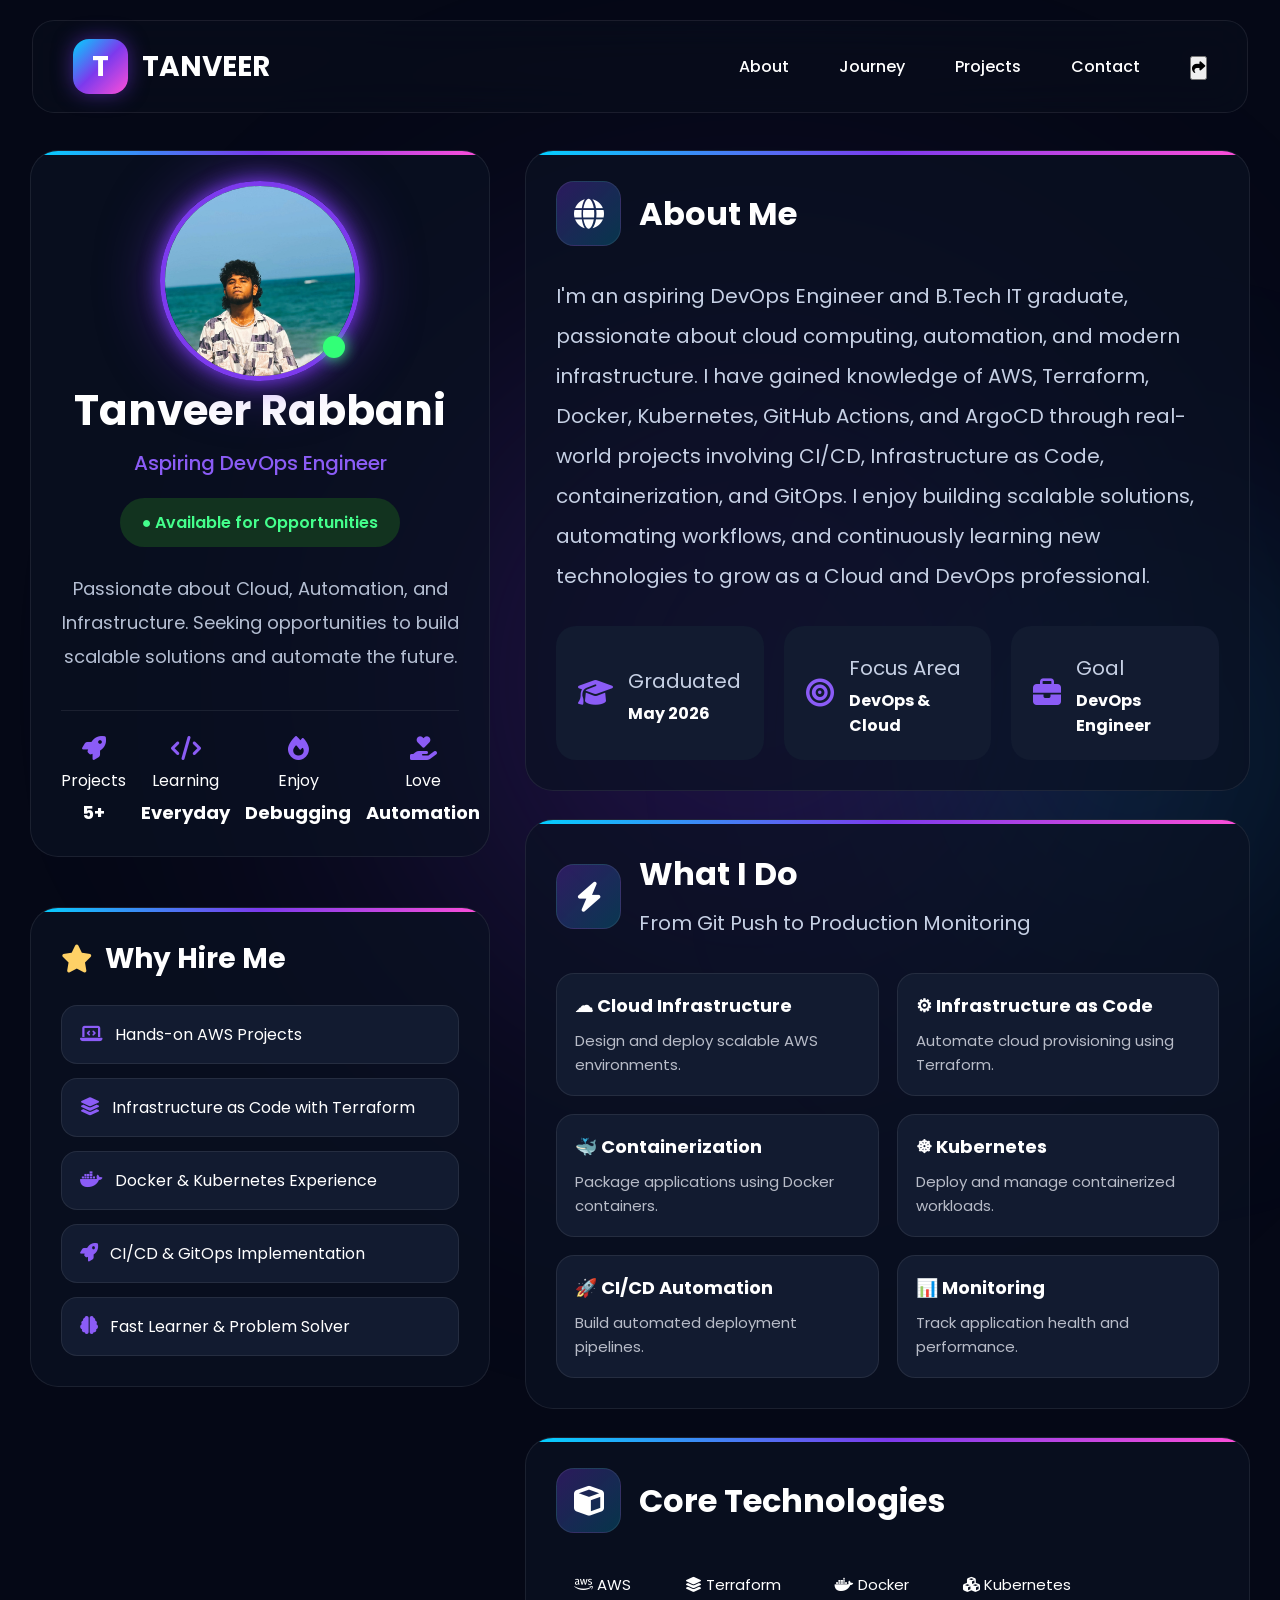
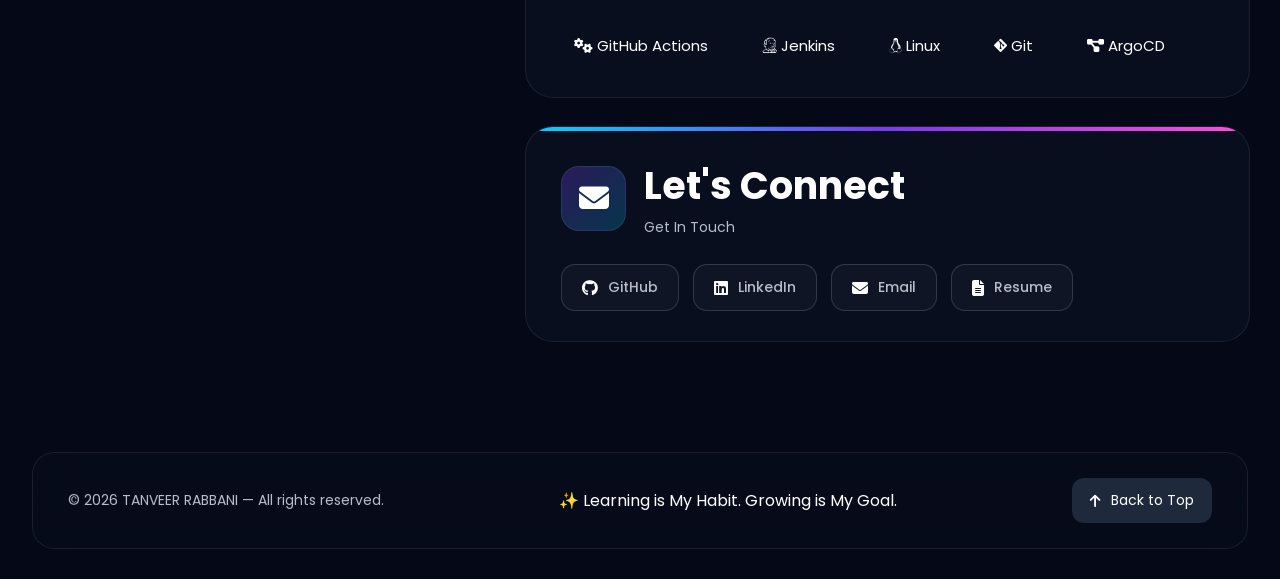
<file: index.html>
<!DOCTYPE html>
<html lang="en">
<head>
<meta charset="UTF-8">
<meta name="viewport" content="width=device-width, initial-scale=1.0">

<title>Tanveer Rabbani | Portfolio</title>

<link rel="icon" type="image/png" href="favicon.png">
<link rel="shortcut icon" type="image/png" href="favicon.png">
<link rel="apple-touch-icon" href="favicon.png">


<link rel="stylesheet" href="style.css">

<link href="https://fonts.googleapis.com/css2?family=Poppins:wght@300;400;500;600;700;800&display=swap" rel="stylesheet">

<link rel="stylesheet"
href="https://cdnjs.cloudflare.com/ajax/libs/font-awesome/6.5.1/css/all.min.css">

</head>
<body>

<!-- NAVBAR -->

<nav class="navbar">

<div class="logo">

<div class="logo-icon">
T
</div>

<span>TANVEER</span>

</div>

<ul>
<li><a href="index.html">About</a></li>
<li><a href="journey.html">Journey</a></li>
<li><a href="projects.html">Projects</a></li>
<li><a href="contact.html">Contact</a></li>
<li>
<button id="shareBtn">
<i class="fas fa-share"></i>
</button>
</li>
</ul>

</nav>

<!-- HERO SECTION -->

<section class="hero">

<!-- LEFT CARD -->

<div class="left-side">

<div class="profile-card">

<div class="gradient-line"></div>

<div class="profile-wrapper">

<img src="assets/profile.jpg" alt="Tanveer">

<div class="online-dot"></div>

</div>

<h1 class="typing-name"></h1>

<h3 class="subtitle">
Aspiring DevOps Engineer
</h3>

<span class="badge">
● Available for Opportunities
</span>

<p class="profile-desc">
Passionate about Cloud, Automation, and Infrastructure. Seeking opportunities to build scalable solutions and automate the future.

</p>

<div class="mini-stats">

<div>
<i class="fas fa-rocket"></i>
<p>Projects</p>
<h4>5+</h4>
</div>

<div>
<i class="fas fa-code"></i>
<p>Learning</p>
<h4>Everyday</h4>
</div>

<div>
<i class="fas fa-fire"></i>
<p>Enjoy</p>
<h4>Debugging</h4>
</div>

<div>
<i class="fas fa-hand-holding-heart"></i>
<p>Love</p>
<h4>Automation</h4>
</div>

</div>


</div>


<!-- Separate Card -->

<div class="hire-card-box">

    <div class="gradient-line"></div>

    <h3>
        <i class="fas fa-star"></i>
        Why Hire Me
    </h3>

    <div class="hire-points">

        <div class="hire-item">
            <i class="fas fa-laptop-code"></i>
            <span>Hands-on AWS Projects</span>
        </div>

        <div class="hire-item">
            <i class="fas fa-layer-group"></i>
            <span>Infrastructure as Code with Terraform</span>
        </div>

        <div class="hire-item">
            <i class="fab fa-docker"></i>
            <span>Docker & Kubernetes Experience</span>
        </div>

        <div class="hire-item">
            <i class="fas fa-rocket"></i>
            <span>CI/CD & GitOps Implementation</span>
        </div>

        <div class="hire-item">
            <i class="fas fa-brain"></i>
            <span>Fast Learner & Problem Solver</span>
        </div>

    </div>

</div>

</div>


<!-- RIGHT SIDE -->

<div class="right-side">

<!-- ABOUT -->

<div class="card">

<div class="gradient-line"></div>

<div class="card-title">

<div class="icon-box">
<i class="fas fa-globe"></i>
</div>

<h2>About Me</h2>

</div>

<p>
I'm an aspiring DevOps Engineer and B.Tech IT graduate, passionate about cloud computing, automation, and modern infrastructure. I have gained knowledge of AWS, Terraform, Docker, Kubernetes, GitHub Actions, and ArgoCD through real-world projects involving CI/CD, Infrastructure as Code, containerization, and GitOps. I enjoy building scalable solutions, automating workflows, and continuously learning new technologies to grow as a Cloud and DevOps professional.

</p>

<div class="info-grid">

<div class="info-box">

<i class="fas fa-graduation-cap"></i>

<div>
<p>Graduated</p>
<h4>May 2026</h4>
</div>

</div>

<div class="info-box">

<i class="fas fa-bullseye"></i>

<div>
<p>Focus Area</p>
<h4>DevOps & Cloud</h4>
</div>

</div>

<div class="info-box">

<i class="fas fa-briefcase"></i>

<div>
<p>Goal</p>
<h4>DevOps Engineer</h4>
</div>

</div>

</div>

</div>

<div class="card services-card">

    <div class="gradient-line"></div>

    <div class="card-title">

        <div class="icon-box">
            <i class="fas fa-bolt"></i>
        </div>

        <div>
            <h2>What I Do</h2>

            <p class="service-tagline">
                From Git Push to Production Monitoring
            </p>
        </div>

    </div>

    <div class="services-grid">

        <div class="service-box">
            <h4>☁ Cloud Infrastructure</h4>
            <p>Design and deploy scalable AWS environments.</p>
        </div>

        <div class="service-box">
            <h4>⚙ Infrastructure as Code</h4>
            <p>Automate cloud provisioning using Terraform.</p>
        </div>

        <div class="service-box">
            <h4>🐳 Containerization</h4>
            <p>Package applications using Docker containers.</p>
        </div>

        <div class="service-box">
            <h4>☸ Kubernetes</h4>
            <p>Deploy and manage containerized workloads.</p>
        </div>

          

        <div class="service-box">
            <h4>🚀 CI/CD Automation</h4>
            <p>Build automated deployment pipelines.</p>
        </div>

        <div class="service-box">
            <h4>📊 Monitoring</h4>
            <p>Track application health and performance.</p>
        </div>

    </div>

</div>

<!-- TECHNOLOGIES -->

<div class="card">

<div class="gradient-line"></div>

<div class="card-title">

<div class="icon-box">
<i class="fas fa-cube"></i>
</div>


<h2>Core Technologies</h2>

</div>

<div class="skills">

<span><i class="fab fa-aws"></i> AWS</span>

<span><i class="fas fa-layer-group"></i> Terraform</span>

<span><i class="fab fa-docker"></i> Docker</span>

<span><i class="fas fa-cubes"></i> Kubernetes</span>

<span><i class="fas fa-cogs"></i> GitHub Actions</span>

<span><i class="fab fa-jenkins"></i> Jenkins</span>

<span><i class="fab fa-linux"></i> Linux</span>

<span><i class="fab fa-git-alt"></i> Git</span>

<span><i class="fas fa-project-diagram"></i> ArgoCD</span>


</div>

</div>

<div class="card connect-card">

<div class="gradient-line"></div>

<div class="card-title">

<div class="icon-box">
<i class="fas fa-envelope"></i>
</div>

<div>
<h2>Let's Connect</h2>
<span>Get In Touch</span>
</div>

</div>

<div class="connect-buttons">

<a href="https://github.com/tanveerrabbani5" target="_blank">
<i class="fab fa-github"></i>
<span>GitHub</span>
</a>

<a href="https://www.linkedin.com/in/tanveer-rabbani-a-870729362/" target="_blank">
<i class="fab fa-linkedin"></i>
<span>LinkedIn</span>
</a>

<a href="mailto:tnvrrabbanijob@gmail.com">
<i class="fas fa-envelope"></i>
<span>Email</span>
</a>

<a href="assets/resume.pdf" target="_blank">
<i class="fas fa-file-alt"></i>
<span>Resume</span>
</a>


</div>

</div>

</div>

</section>



<footer class="footer-box">

    <div class="footer-left">
        © 2026 TANVEER RABBANI — All rights reserved.
    </div>

   <!-- <div class="footer-links">
        <a href="#about">About</a>
        <a href="#journey">Journey</a>
        <a href="#projects">Projects</a>
        <a href="#contact">Contact</a>
    </div>-->

    <p class="quote">
    
    ✨ Learning is My Habit. Growing is My Goal.
</p>

    <button id="backToTop" class="back-top">
        <i class="fas fa-arrow-up"></i>
        Back to Top
    </button>

</footer>

<script src="script.js"></script>

</body>
</html>
</file>
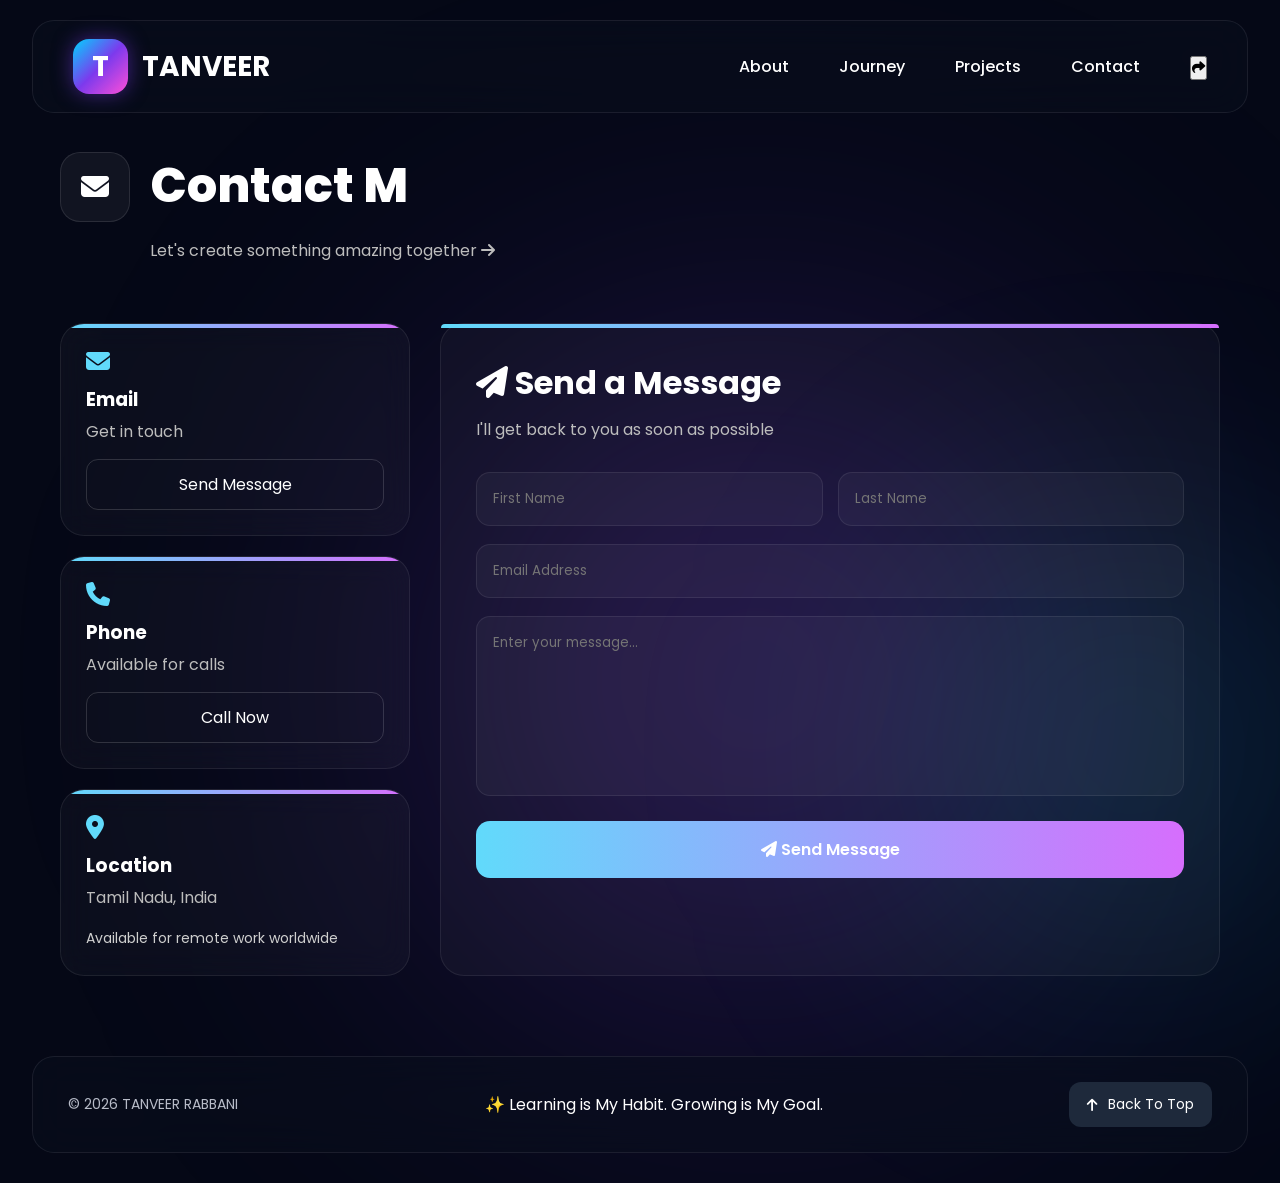
<file: contact.html>
<!DOCTYPE html>
<html lang="en">

<head>

<meta charset="UTF-8">
<meta name="viewport" content="width=device-width, initial-scale=1.0">

<title>Tanveer Rabbani | Contact</title>

<link rel="icon" type="image/png" href="favicon.png">
<link rel="shortcut icon" type="image/png" href="favicon.png">
<link rel="apple-touch-icon" href="favicon.png">


<link rel="stylesheet" href="style.css">

<link href="https://fonts.googleapis.com/css2?family=Poppins:wght@300;400;500;600;700;800&display=swap" rel="stylesheet">

<link rel="stylesheet"
href="https://cdnjs.cloudflare.com/ajax/libs/font-awesome/6.5.1/css/all.min.css">

</head>

<body>

<nav class="navbar">

<div class="logo">

<div class="logo-icon">
T
</div>

<span>TANVEER</span>

</div>

<ul>

<li><a href="index.html">About</a></li>
<li><a href="journey.html">Journey</a></li>
<li><a href="projects.html">Projects</a></li>
<li><a href="contact.html">Contact</a></li>

<li>

<button id="shareBtn">

<i class="fas fa-share"></i>

</button>

</li>

</ul>

</nav>

<section class="contact-header">

<div class="contact-heading">

<div class="contact-icon">

<i class="fas fa-envelope"></i>

</div>

<div>

<h1 class="typing-contact"></h1>

<p>
Let's create something amazing together
<i class="fas fa-arrow-right"></i>
</p>

</div>

</div>

</section>

<section class="contact-wrapper">

<div class="contact-left">

<div class="contact-card email-card">

<i class="fas fa-envelope"></i>

<h3>Email</h3>

<p>Get in touch</p>

<a href="mailto:tnvrrabbanijob@gmail.com">
Send Message
</a>

</div>

<div class="contact-card phone-card">

<i class="fas fa-phone"></i>

<h3>Phone</h3>

<p>Available for calls</p>

<a href="tel:+919159986509">
Call Now
</a>

</div>

<div class="contact-card location-card">

<i class="fas fa-location-dot"></i>

<h3>Location</h3>

<p>Tamil Nadu, India</p>

<span>
Available for remote work worldwide
</span>

</div>

</div>

<div class="contact-form-card">

<div class="top-line"></div>

<h2>

<i class="fas fa-paper-plane"></i>

Send a Message

</h2>

<p>
I'll get back to you as soon as possible
</p>

<form>

<div class="row">

<input
type="text"
placeholder="First Name"
required
>

<input
type="text"
placeholder="Last Name"
required
>

</div>

<input
type="email"
placeholder="Email Address"
required
>

<textarea
placeholder="Enter your message..."
required
></textarea>

<button type="submit">

<i class="fas fa-paper-plane"></i>

Send Message

</button>

</form>

</div>

</section>

<footer class="footer-box">

<div class="footer-left">

© 2026 TANVEER RABBANI

</div>

<p class="quote">

✨ Learning is My Habit. Growing is My Goal.

</p>

<button id="backToTop" class="back-top">

<i class="fas fa-arrow-up"></i>

Back To Top

</button>

</footer>

<script src="contact.js"></script>

</body>

</html>
</file>
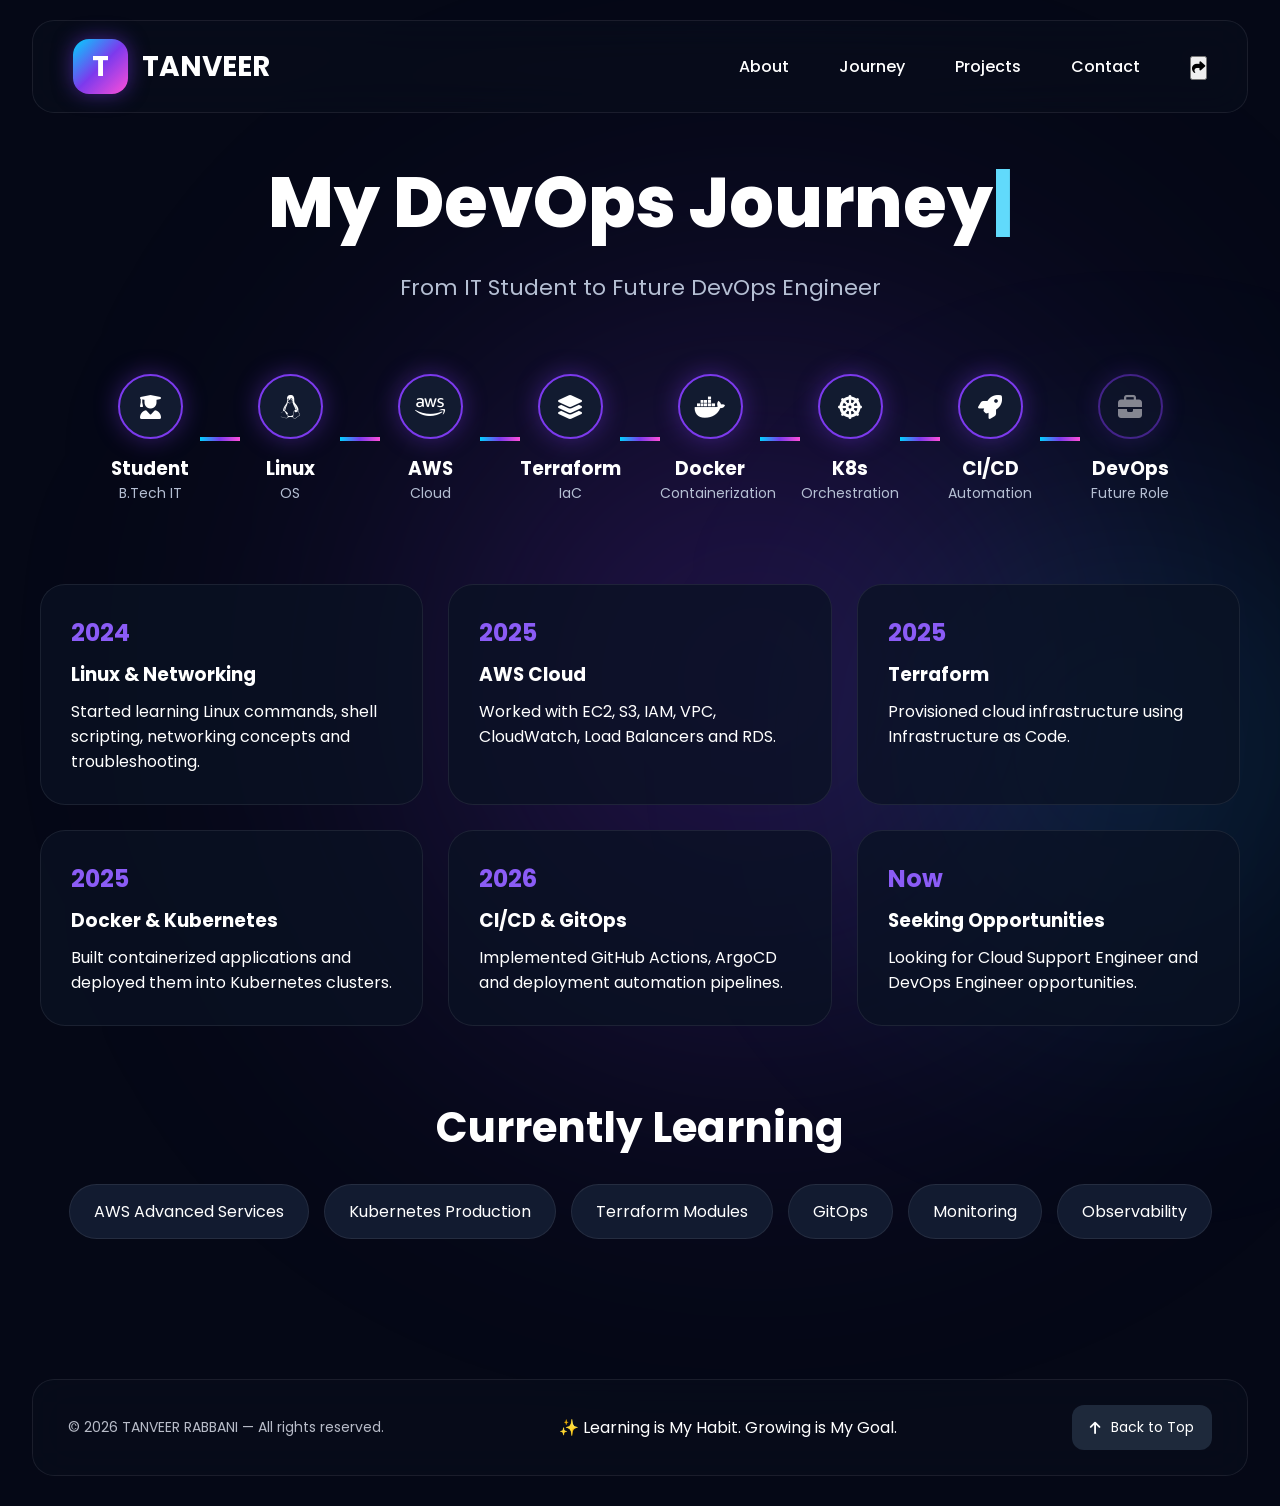
<file: journey.html>
<!DOCTYPE html>
<html lang="en">
<head>
<meta charset="UTF-8">
<meta name="viewport" content="width=device-width, initial-scale=1.0">

<title>Tanveer Rabbani | Journey</title>

<link rel="icon" type="image/png" href="favicon.png">
<link rel="shortcut icon" type="image/png" href="favicon.png">
<link rel="apple-touch-icon" href="favicon.png">

<link rel="stylesheet" href="style.css">

<link href="https://fonts.googleapis.com/css2?family=Poppins:wght@300;400;500;600;700;800&display=swap" rel="stylesheet">

<link rel="stylesheet"
href="https://cdnjs.cloudflare.com/ajax/libs/font-awesome/6.5.1/css/all.min.css">

</head>
<body>

<nav class="navbar">

<div class="logo">
<div class="logo-icon">T</div>
<span>TANVEER</span>
</div>

<ul>
<li><a href="index.html">About</a></li>
<li><a href="journey.html">Journey</a></li>
<li><a href="projects.html">Projects</a></li>
<li><a href="contact.html">Contact</a></li>
<li>
<button id="shareBtn">
<i class="fas fa-share"></i>
</button>
</li>
</ul>

</nav>

<section class="journey-page">

<div class="journey-header">

<h1 class="typing-journey"></h1>

<p>
From IT Student to Future DevOps Engineer
</p>

</div>

<div class="roadmap">

<div class="roadmap-step active">
<div class="step-icon">
<i class="fas fa-user-graduate"></i>
</div>
<h3>Student</h3>
<p>B.Tech IT</p>
</div>

<div class="roadmap-line"></div>

<div class="roadmap-step active">
<div class="step-icon">
<i class="fab fa-linux"></i>
</div>
<h3>Linux</h3>
<p>OS</p>
</div>

<div class="roadmap-line"></div>

<div class="roadmap-step active">
<div class="step-icon">
<i class="fab fa-aws"></i>
</div>
<h3>AWS</h3>
<p>Cloud</p>
</div>

<div class="roadmap-line"></div>

<div class="roadmap-step active">
<div class="step-icon">
<i class="fas fa-layer-group"></i>
</div>
<h3>Terraform</h3>
<p>IaC</p>
</div>

<div class="roadmap-line"></div>

<div class="roadmap-step active">
<div class="step-icon">
<i class="fab fa-docker"></i>
</div>
<h3>Docker</h3>
<p>Containerization</p>
</div>

<div class="roadmap-line"></div>

<div class="roadmap-step active">
<div class="step-icon">
<i class="fas fa-dharmachakra"></i>
</div>
<h3>K8s</h3>
<p>Orchestration</p>
</div>

<div class="roadmap-line"></div>

<div class="roadmap-step active">
<div class="step-icon">
<i class="fas fa-rocket"></i>
</div>
<h3>CI/CD</h3>
<p>Automation</p>
</div>

<div class="roadmap-line"></div>

<div class="roadmap-step future">
<div class="step-icon">
<i class="fas fa-briefcase"></i>
</div>
<h3>DevOps</h3>
<p>Future Role</p>
</div>

</div>

<div class="journey-cards">

<div class="journey-card">
<h2>2024</h2>
<h3>Linux & Networking</h3>

<p>
Started learning Linux commands, shell scripting,
networking concepts and troubleshooting.
</p>
</div>

<div class="journey-card">
<h2>2025</h2>
<h3>AWS Cloud</h3>
<p>
Worked with EC2, S3, IAM, VPC, CloudWatch,
Load Balancers and RDS.
</p>
</div>

<div class="journey-card">
<h2>2025</h2>
<h3>Terraform</h3>
<p>
Provisioned cloud infrastructure using
Infrastructure as Code.
</p>
</div>

<div class="journey-card">
<h2>2025</h2>
<h3>Docker & Kubernetes</h3>
<p>
Built containerized applications and deployed
them into Kubernetes clusters.
</p>
</div>

<div class="journey-card">
<h2>2026</h2>
<h3>CI/CD & GitOps</h3>
<p>
Implemented GitHub Actions, ArgoCD and
deployment automation pipelines.
</p>
</div>

<div class="journey-card">
<h2>Now</h2>
<h3>Seeking Opportunities</h3>
<p>
Looking for Cloud Support Engineer and
DevOps Engineer opportunities.
</p>
</div>

</div>

<div class="learning-section">

<h2>Currently Learning</h2>

<div class="learning-tags">

<span>AWS Advanced Services</span>

<span>Kubernetes Production</span>

<span>Terraform Modules</span>

<span>GitOps</span>

<span>Monitoring</span>

<span>Observability</span>

</div>

</div>

</section>


<footer class="footer-box">

    <div class="footer-left">
        © 2026 TANVEER RABBANI — All rights reserved.
    </div>

   <!-- <div class="footer-links">
        <a href="#about">About</a>
        <a href="#journey">Journey</a>
        <a href="#projects">Projects</a>
        <a href="#contact">Contact</a>
    </div>-->

    <p class="quote">
    
    ✨ Learning is My Habit. Growing is My Goal.
</p>

    <button id="backToTop" class="back-top">
        <i class="fas fa-arrow-up"></i>
        Back to Top
    </button>

</footer>

<script src="script.js"></script>

</body>
</html>
</file>
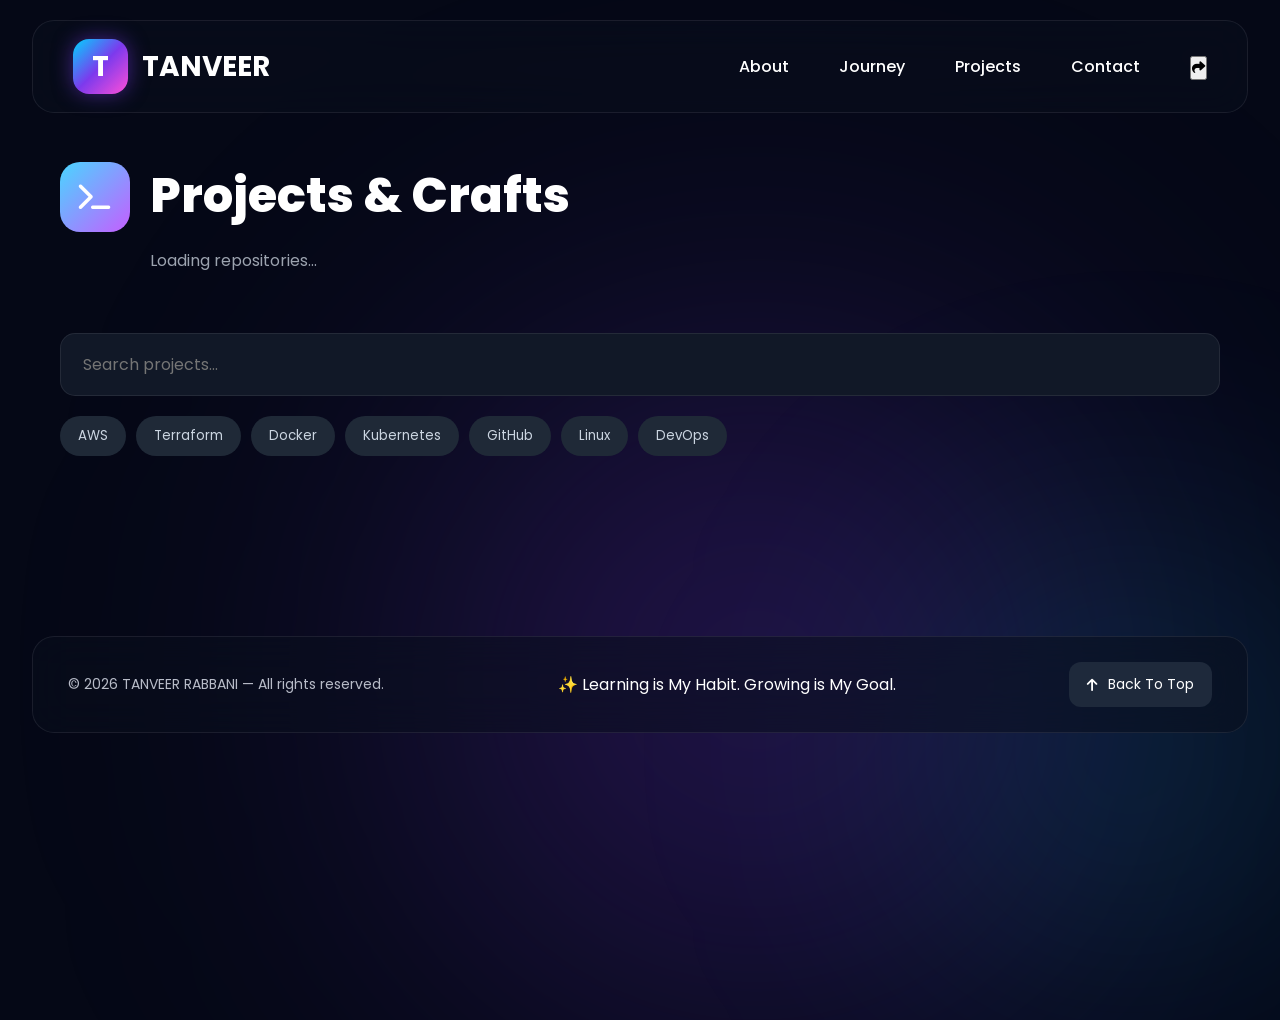
<file: projects.html>
<!DOCTYPE html>
<html lang="en">

<head>

<meta charset="UTF-8">
<meta name="viewport" content="width=device-width, initial-scale=1.0">

<title>Tanveer Rabbani | Projects</title>

<link rel="icon" type="image/png" href="favicon.png">
<link rel="shortcut icon" type="image/png" href="favicon.png">
<link rel="apple-touch-icon" href="favicon.png">

<link rel="stylesheet" href="style.css">

<link href="https://fonts.googleapis.com/css2?family=Poppins:wght@300;400;500;600;700;800&display=swap" rel="stylesheet">

<link rel="stylesheet"
href="https://cdnjs.cloudflare.com/ajax/libs/font-awesome/6.5.1/css/all.min.css">

</head>

<body>

<!-- NAVBAR -->

<nav class="navbar">

<div class="logo">
<div class="logo-icon">T</div>
<span>TANVEER</span>
</div>

<ul>
<li><a href="index.html">About</a></li>
<li><a href="journey.html">Journey</a></li>
<li><a href="projects.html">Projects</a></li>
<li><a href="contact.html">Contact</a></li>

<li>
<button id="shareBtn">
<i class="fas fa-share"></i>
</button>
</li>

</ul>

</nav>

<!-- HEADER -->

<section class="projects-header">

<div class="projects-title">

<div class="title-icon">
<i class="fas fa-terminal"></i>
</div>

<div>
<h1 class="typing-projects"></h1>
<p id="repoCount">Loading repositories...</p>
</div>

</div>

</section>

<!-- SEARCH -->

<section class="search-section">

<input
type="text"
id="searchInput"
placeholder="Search projects..."
>

</section>

<!-- FILTERS -->

<section class="filter-section">

<button class="filter-btn">AWS</button>
<button class="filter-btn">Terraform</button>
<button class="filter-btn">Docker</button>
<button class="filter-btn">Kubernetes</button>
<button class="filter-btn">GitHub</button>
<button class="filter-btn">Linux</button>
<button class="filter-btn">DevOps</button>

</section>

<!-- REPOSITORIES -->

<section class="repo-section">

<div id="repoGrid" class="repo-grid"></div>

</section>

<div id="pagination" class="pagination"></div>

<footer class="footer-box">

<div class="footer-left">
© 2026 TANVEER RABBANI — All rights reserved.
</div>

<p class="quote">
✨ Learning is My Habit. Growing is My Goal.
</p>

<button id="backToTop" class="back-top">
<i class="fas fa-arrow-up"></i>
Back To Top
</button>

</footer>

<script src="projects.js"></script>

</body>

</html>
</file>
<file: style.css>
*{
margin:0;
padding:0;
box-sizing:border-box;
font-family:'Poppins',sans-serif;
scroll-behavior:smooth;
}

body{
background:#050816;
color:white;
overflow-x:hidden;
min-height:100vh;
}

/* Background Glow */

body::before{
content:'';
position:fixed;
width:1000px;
height:1000px;
background:radial-gradient(
circle,
rgba(124,58,237,.35),
transparent 70%
);
top:20%;
left:20%;
filter:blur(140px);
z-index:-2;
}

body::after{
content:'';
position:fixed;
width:700px;
height:700px;
background:radial-gradient(
circle,
rgba(0,212,255,.15),
transparent 70%
);
bottom:-200px;
right:-200px;
filter:blur(120px);
z-index:-2;
}

/* NAVBAR */

.navbar{
position:fixed;
top:20px;
left:50%;
transform:translateX(-50%);
width:95%;
max-width:1450px;

display:flex;
justify-content:space-between;
align-items:center;

padding:18px 40px;

background:rgba(10,15,30,.55);
backdrop-filter:blur(20px);

border:1px solid rgba(255,255,255,.08);

border-radius:22px;

z-index:999;
}

.logo{
display:flex;
align-items:center;
gap:14px;
font-size:28px;
font-weight:700;
}

.logo-icon{

width:55px;
height:55px;

border-radius:16px;

display:flex;
justify-content:center;
align-items:center;

font-size:28px;
font-weight:700;

background:
linear-gradient(
135deg,
#00d4ff,
#7c3aed,
#ff4fd8
);

box-shadow:
0 0 20px rgba(124,58,237,.5);

transition:.7s;
cursor:pointer;
}

.logo-icon:hover{
transform:rotate(360deg);
}

.navbar ul{
display:flex;
gap:50px;
list-style:none;
}

.navbar a{
color:white;
text-decoration:none;
font-weight:500;
position:relative;
}

.navbar a::after{
content:'';
position:absolute;
bottom:-8px;
left:0;
width:0%;
height:2px;
background:#7c3aed;
transition:.4s;
}

.navbar a:hover::after{
width:100%;
}

/* HERO */

.hero{
max-width:1400px;
margin:auto;
padding:150px 30px 50px;

display:grid;
grid-template-columns:460px 1fr;
gap:35px;
}

/* CARD */

.profile-card,
.card{

background:
rgba(10,18,35,.70);

border:1px solid rgba(255,255,255,.08);

border-radius:28px;

position:relative;

overflow:hidden;
}

/* Gradient Border */

.gradient-line{

position:absolute;
top:0;
left:0;

width:100%;
height:4px;

background:
linear-gradient(
90deg,
#00d4ff,
#7c3aed,
#ff4fd8
);
}

/* LEFT CARD */

.profile-card{
padding:30px;
text-align:center;
}

.profile-wrapper{
position:relative;
display:inline-block;
}

.profile-card img{

width:200px;
height:200px;

border-radius:50%;

object-fit:cover;

border:5px solid #7c3aed;

box-shadow:
0 0 20px #7c3aed,
0 0 60px rgba(124,58,237,.5);

transition:.5s;
}

.profile-card img:hover{
transform:scale(1.05);
}

.online-dot{

position:absolute;
right:15px;
bottom:30px;

width:22px;
height:22px;

background:#32ff77;

border-radius:50%;

box-shadow:
0 0 15px #32ff77;
}

.typing-name{
    font-size:42px;
    font-weight:700;
    line-height:1.1;

    min-height:50px; /* prevents vertical movement */
}

.subtitle{
margin-top:10px;
font-size:20px;
color:#8b5cf6;
font-weight:500;
}

.badge{

display:inline-block;

margin-top:20px;

padding:12px 22px;

background:#12331f;

color:#44ff8c;

border-radius:40px;

font-weight:600;
}

.profile-desc{

margin-top:25px;

color:#b5bfd3;

line-height:1.9;
font-size:18px;
}

/* MINI STATS */

.mini-stats{

display:grid;
grid-template-columns:repeat(4,1fr);

gap:15px;

margin-top:35px;

padding-top:25px;

border-top:1px solid rgba(255,255,255,.08);
}

.mini-stats div{
text-align:center;
}

.mini-stats i{
font-size:24px;
margin-bottom:8px;
color:#8b5cf6;
}

.mini-stats h4{
margin-top:6px;
font-size:18px;
}

/* SOCIAL */

.social-icons{

display:flex;
justify-content:center;
gap:18px;

margin-top:35px;

padding-top:25px;

border-top:1px solid rgba(255,255,255,.08);
}

.social-icons a{

width:60px;
height:60px;

display:flex;
justify-content:center;
align-items:center;

border-radius:16px;

background:#131c31;

color:white;

font-size:22px;

text-decoration:none;

transition:.4s;
}

.social-icons a:hover{

transform:translateY(-6px);

background:#7c3aed;
}

/* RIGHT */

.right-side{
display:flex;
flex-direction:column;
gap:28px;
}

.card{
padding:30px;
}

.card-title{

display:flex;
align-items:center;
gap:18px;

margin-bottom:30px;
}

.icon-box{

width:65px;
height:65px;

border-radius:18px;

display:flex;
justify-content:center;
align-items:center;

font-size:30px;

background:
linear-gradient(
135deg,
rgba(124,58,237,.3),
rgba(0,212,255,.2)
);

border:1px solid rgba(255,255,255,.08);
}

.card h2{
font-size:32px;
}

.card p{
font-size:20px;
line-height:2;
color:#c6d0e4;
}

/* INFO BOXES */

.info-grid{

display:grid;
grid-template-columns:repeat(3,1fr);

gap:20px;

margin-top:30px;
}

.info-box{

padding:22px;

border-radius:20px;

background:#121b30;

display:flex;
align-items:center;
gap:15px;
}

.info-box i{
font-size:28px;
color:#8b5cf6;
}

/* SKILLS */

.skills{

display:flex;
flex-wrap:wrap;
gap:18px;
}

.skills span{

padding:10px 18px;

font-size:15px;

transition:.3s;

}

.skills span:hover{

transform:translateY(-4px);

border-color:#7c3aed;

box-shadow:
0 0 15px rgba(124,58,237,.2);

}

/* MOBILE */

@media(max-width:1000px){

.hero{
grid-template-columns:1fr;
}

.card h2{
font-size:40px;
}

.typing-name{
font-size:45px;
}

.info-grid{
grid-template-columns:1fr;
}

.mini-stats{
grid-template-columns:repeat(2,1fr);
}

.navbar ul{
display:none;
}


}

/* FOOTER */

.footer-box{

width:95%;
max-width:1450px;

margin:60px auto 30px;

padding:25px 35px;

display:flex;
justify-content:space-between;
align-items:center;

background:rgba(10,15,30,.55);

backdrop-filter:blur(20px);

border:1px solid rgba(255,255,255,.08);

border-radius:22px;
}

.footer-left{

color:#b8bcc8;
font-size:14px;
}

.footer-links{

display:flex;
gap:30px;
}

.footer-links a{

text-decoration:none;
color:white;

font-size:15px;

transition:.3s;
}

.footer-links a:hover{

color:#8b5cf6;
}

.back-top{

padding:12px 18px;

border:none;

border-radius:14px;

background:#121b30;

color:white;

cursor:pointer;

transition:.3s;

display:flex;
align-items:center;
gap:10px;

font-size:14px;
}

.back-top:hover{

transform:translateY(-3px);

background:#7c3aed;
}

@media(max-width:900px){

.footer-box{

flex-direction:column;

gap:20px;

text-align:center;
}

.footer-links{

flex-wrap:wrap;
justify-content:center;
}

}

.profile-card,
.card{

transition:
all 0.35s ease;

cursor:pointer;

}

.profile-card:hover,
.card:hover{

transform:
translateY(-8px);

border-color:
rgba(58, 237, 228, 0.16);

box-shadow:
0 0 20px rgba(124, 58, 237, 0.153),
0 0 40px rgba(14, 131, 203, 0.141),
0 0 80px rgba(32, 110, 194, 0.129);

}

.connect-card span{

color:#b8bcc8;

font-size:14px;
}

.connect-buttons{

display:flex;
flex-wrap:wrap;
gap:14px;

margin-top:25px;

}

.connect-buttons a{

display:flex;
align-items:center;
gap:10px;

padding:12px 20px;

background:
rgba(255,255,255,.03);

border:1px solid
rgba(255,255,255,.15);

border-radius:14px;

text-decoration:none;

color:white;

font-size:15px;
font-weight:500;

transition:all .3s ease;

}

.connect-buttons a i{

font-size:16px;

}

.connect-buttons a:hover{

transform:
translateY(-4px);

border-color:#8b5cf6;

box-shadow:
0 0 15px rgba(124,58,237,.25);

background:
rgba(124,58,237,.08);

}

.connect-card{

padding:30px 35px;

min-height:180px;

}

.connect-card .card-title{

margin-bottom:15px;

}

.connect-card h2{

font-size:38px;

}

.connect-card p{

font-size:15px;

color:#b8bcc8;

line-height:1.4;

}

.hero{
    align-items:start;
}

.profile-card{
    height:fit-content;
}

.hire-card{

margin-top:25px;

padding-top:25px;

border-top:1px solid rgba(255,255,255,.08);

}

.hire-card h3{

font-size:24px;

margin-bottom:18px;

color:white;

}

.hire-points{

display:flex;

flex-direction:column;

gap:12px;

}

.hire-item{

display:flex;

align-items:center;

gap:12px;

padding:12px;

border-radius:14px;

background:#121b30;

border:1px solid rgba(255,255,255,.08);

}

.hire-item i{

color:#8b5cf6;

font-size:18px;

}

.services-grid{

display:grid;

grid-template-columns:repeat(2,1fr);

gap:18px;

margin-top:25px;

}

.service-box{

padding:18px;

border-radius:18px;

background:#121b30;

border:1px solid rgba(255,255,255,.08);

transition:.3s;

}

.service-box:hover{

transform:translateY(-6px);

border-color:#8b5cf6;

box-shadow:
0 0 20px rgba(124,58,237,.15);

}

.service-box h4{

margin-bottom:10px;

font-size:18px;

}

.service-box p{

font-size:15px;

line-height:1.6;

color:#b8bcc8;

}

.service-tagline{

font-size:15px;

color:#8b5cf6;

margin-top:5px;

}

.hire-card-box{

margin-top:25px;

padding:30px;

background:rgba(10,18,35,.70);

border:1px solid rgba(255,255,255,.08);

border-radius:28px;

position:relative;

overflow:hidden;

transition:.35s ease;

}

.hire-card-box:hover{

transform:translateY(-8px);

border-color:rgba(124,58,237,.6);

box-shadow:
0 0 25px rgba(124,58,237,.25),
0 0 50px rgba(124,58,237,.15);

}

.hire-card-box h3{

font-size:28px;

margin-bottom:25px;

display:flex;

align-items:center;

gap:12px;

}

.hire-card-box h3 i{

color:#ffd166;

}

.hire-points{

display:flex;

flex-direction:column;

gap:14px;

}

.hire-item{

padding:16px 18px;

border-radius:16px;

background:#121b30;

border:1px solid rgba(255,255,255,.08);

display:flex;

align-items:center;

gap:12px;

transition:.3s;

}

.hire-item:hover{

transform:translateX(8px);

border-color:#8b5cf6;

background:#17233f;

}

.hire-item i{

color:#8b5cf6;

font-size:18px;

}

.left-side{
    display:flex;
    flex-direction:column;
    gap:25px;
}

.hero{
    display:grid;
    grid-template-columns:460px 1fr;
    gap:35px;
    align-items:start;
}

/* JOURNEY PAGE */

.journey-page{
max-width:1400px;
margin:auto;
padding:150px 40px 80px;
}

.journey-header{
text-align:center;
margin-bottom:70px;
}

.journey-header h1{
font-size:70px;
font-weight:800;
}

.journey-header p{
font-size:22px;
color:#b5bfd3;
margin-top:15px;
}

.roadmap{
display:flex;
align-items:center;
justify-content:center;
flex-wrap:wrap;
margin-bottom:80px;
}

.roadmap-step{
text-align:center;
width:100px;
}

.step-icon{
width:65px;
height:65px;
margin:auto;

display:flex;
align-items:center;
justify-content:center;

border-radius:50%;

font-size:24px;

background:#121b30;

border:2px solid #7c3aed;

box-shadow:0 0 25px rgba(124,58,237,.4);
}

.roadmap-step h3{
margin-top:15px;
}

.roadmap-step p{
font-size:14px;
color:#b5bfd3;
}

.roadmap-line{
width:40px;
height:4px;

background:linear-gradient(
90deg,
#00d4ff,
#7c3aed,
#ff4fd8
);
}

.future .step-icon{
opacity:.5;
}

.journey-cards{
display:grid;
grid-template-columns:repeat(auto-fit,minmax(320px,1fr));
gap:25px;
}

.journey-card{

background:rgba(10,18,35,.75);

border:1px solid rgba(255,255,255,.08);

border-radius:25px;

padding:30px;

transition:.4s;
}

.journey-card:hover{

transform:translateY(-8px);

box-shadow:
0 0 20px rgba(124,58,237,.3);

border-color:#7c3aed;
}

.journey-card h2{
color:#8b5cf6;
margin-bottom:10px;
}

.journey-card h3{
margin-bottom:10px;
}

.learning-section{
margin-top:70px;
text-align:center;
}

.learning-section h2{
font-size:42px;
margin-bottom:25px;
}

.learning-tags{
display:flex;
justify-content:center;
flex-wrap:wrap;
gap:15px;
}

.learning-tags span{

padding:14px 24px;

background:#121b30;

border-radius:50px;

border:1px solid rgba(255,255,255,.08);

transition:.3s;
}

.learning-tags span:hover{
transform:translateY(-5px);
border-color:#7c3aed;
}

/* PROJECT PAGE */

/* ==========================
   PROJECTS PAGE
========================== */

.projects-header{
    max-width:1200px;
    margin:120px auto 40px;
    padding:0 20px;
}

.projects-title{
    display:flex;
    align-items:center;
    gap:20px;
}

.title-icon{
    width:70px;
    height:70px;
    border-radius:20px;
    display:flex;
    justify-content:center;
    align-items:center;

    font-size:28px;

    background:linear-gradient(
        135deg,
        #49d6ff,
        #c55eff
    );

    color:white;
}

.typing-projects{
    font-size:3rem;
    font-weight:800;
    color:white;
    margin-bottom:8px;
    min-height:80px;
    margin-top:40px;
}

#repoCount{
    color:#9ca3af;
}

/* SEARCH */

.search-section{
    max-width:1200px;
    margin:auto;
    padding:20px;
}

#searchInput{
    width:100%;
    padding:18px 22px;

    border:none;
    outline:none;

    border-radius:15px;

    background:#111827;

    color:white;

    font-size:1rem;

    border:1px solid rgba(255,255,255,.08);
}

#searchInput:focus{
    border-color:#49d6ff;
}

/* FILTERS */

.filter-section{
    max-width:1200px;
    margin:auto;
    padding:0 20px 30px;

    display:flex;
    flex-wrap:wrap;
    gap:10px;
}

.filter-btn{
    border:none;

    background:#1f2937;

    color:#cbd5e1;

    padding:10px 18px;

    border-radius:999px;

    cursor:pointer;

    transition:.3s;
}

.filter-btn:hover{
    background:#49d6ff;
    color:black;
}

/* REPO GRID */

.repo-section{
    max-width:1200px;
    margin:auto;
    padding:20px;
}

.repo-grid{
    display:grid;

    grid-template-columns:
    repeat(auto-fit,minmax(350px,1fr));

    gap:25px;
}

/* CARD */

.repo-card{

    background:#0f172a;

    border:1px solid rgba(255,255,255,.08);

    border-radius:22px;

    padding:25px;

    position:relative;

    overflow:hidden;

    transition:.4s;
}

.repo-card::before{

    content:"";

    position:absolute;

    top:0;
    left:0;

    width:100%;
    height:4px;

    background:
    linear-gradient(
    90deg,
    #49d5ff,
    #c45eff
    );
}

.repo-card:hover{

    transform:translateY(-8px);

    box-shadow:
    0 15px 40px
    rgba(73,214,255,.15);
}

/* NUMBER */

.repo-number{

    width:40px;
    height:40px;

    border-radius:50%;

    background:#1e293b;

    color:white;

    display:flex;
    justify-content:center;
    align-items:center;

    margin-bottom:20px;

    font-weight:700;
}

/* TITLE */

.repo-card h3{

    color:white;

    font-size:1.4rem;

    margin-bottom:12px;

    word-break:break-word;
}

.repo-card p{

    color:#94a3b8;

    line-height:1.7;

    min-height:70px;
}

/* LANGUAGE */

.repo-language{

    display:inline-block;

    margin-top:10px;

    padding:8px 16px;

    border-radius:999px;

    background:#1e293b;

    color:#49d6ff;

    font-size:.9rem;
}

/* BUTTONS */

.repo-buttons{

    margin-top:25px;

    display:flex;
    gap:12px;
}

.source-btn{

    text-decoration:none;

    padding:12px 20px;

    border-radius:12px;

    background:
    linear-gradient(
    135deg,
    #49d5ff00,
    #5eff915a
    );

    color:white;

    font-weight:600;

    transition:.3s;
}

.source-btn:hover{

    transform:scale(1.05);
}

/* FOOTER */



.back-top{

    border:none;

    padding:12px 18px;

    border-radius:12px;

    cursor:pointer;

    color:white;

    background:#1e293b;
}

.back-top:hover{

    background:#49d6ff;
    color:black;
}

/* MOBILE */

@media(max-width:768px){

.typing-projects{
    font-size:2rem;
}

.repo-grid{
    grid-template-columns:1fr;
}

.projects-title{
    flex-direction:column;
    align-items:flex-start;
}

.footer-box{
    flex-direction:column;
}
}

.pagination{

    display:flex;
    justify-content:center;
    gap:12px;

    margin:50px 0;
    flex-wrap:wrap;
}

.pagination button{

    width:45px;
    height:45px;

    border-radius:50%;
    border:none;

    background:#1e293b;

    color:white;

    cursor:pointer;

    transition:.3s;
}

.pagination button:hover{

    background:#49d6ff;
    color:black;
}

.active-page{

    background:
    linear-gradient(
    135deg,
    #49d6ff,
    #c55eff
    ) !important;

    color:white !important;
}




/* =========================
   CONTACT PAGE
========================= */

.contact-header{
    max-width:1200px;
    margin:40px auto;
    padding:0 20px;
}

.contact-heading{
    display:flex;
    align-items:center;
    gap:20px;
}

.contact-icon{
    width:70px;
    height:70px;
    border-radius:20px;
    display:flex;
    align-items:center;
    justify-content:center;
    font-size:28px;
    background:rgba(255,255,255,.05);
    border:1px solid rgba(255,255,255,.1);
    margin-top:70px;
    
}

.typing-contact{
    font-size:3rem;
    font-weight:800;
    color:white;
    margin-bottom:8px;
    min-height:80px;
    margin-top:110px;
}

.contact-heading p{
    color:#bdbdbd;
}

.contact-wrapper{
    max-width:1200px;
    margin:auto;
    padding:20px;
    display:grid;
    grid-template-columns:350px 1fr;
    gap:30px;
}

.contact-left{
    display:flex;
    flex-direction:column;
    gap:20px;
}

.contact-card{
    background:rgba(255,255,255,.03);
    border:1px solid rgba(255,255,255,.08);
    border-radius:24px;
    padding:25px;
    backdrop-filter:blur(15px);
    position:relative;
    overflow:hidden;
}

.contact-card::before{
    content:"";
    position:absolute;
    top:0;
    left:0;
    width:100%;
    height:4px;
    background:linear-gradient(
    90deg,
    #61dafb,
    #d66efd
    );
}

.contact-card i{
    font-size:24px;
    color:#61dafb;
    margin-bottom:12px;
}

.contact-card h3{
    margin-bottom:5px;
}

.contact-card p{
    color:#bdbdbd;
    margin-bottom:15px;
}

.contact-card span{
    color:#cfcfcf;
    font-size:14px;
}

.contact-card a{
    display:block;
    margin-top:15px;
    text-decoration:none;
    text-align:center;
    padding:12px;
    border-radius:12px;
    border:1px solid rgba(255,255,255,.15);
    color:white;
    transition:.3s;
}

.contact-card a:hover{
    background:#61dafb;
    color:black;
}

.contact-form-card{
    background:rgba(255,255,255,.03);
    border:1px solid rgba(255,255,255,.08);
    border-radius:24px;
    padding:35px;
    position:relative;
}

.top-line{
    position:absolute;
    top:0;
    left:0;
    width:100%;
    height:4px;
    border-radius:24px 24px 0 0;
    background:linear-gradient(
    90deg,
    #61dafb,
    #d66efd
    );
}

.contact-form-card h2{
    font-size:32px;
    margin-bottom:10px;
}

.contact-form-card p{
    color:#bdbdbd;
    margin-bottom:30px;
}

.row{
    display:grid;
    grid-template-columns:1fr 1fr;
    gap:15px;
}

.contact-form-card input,
.contact-form-card textarea{
    width:100%;
    padding:16px;
    margin-bottom:18px;
    border-radius:14px;
    border:1px solid rgba(255,255,255,.08);
    background:rgba(255,255,255,.04);
    color:white;
    outline:none;
    font-family:Poppins;
}

.contact-form-card textarea{
    height:180px;
    resize:none;
}

.contact-form-card input:focus,
.contact-form-card textarea:focus{
    border-color:#61dafb;
    box-shadow:0 0 15px rgba(97,218,251,.3);
}

.contact-form-card button{
    width:100%;
    border:none;
    padding:16px;
    border-radius:14px;
    cursor:pointer;
    font-size:16px;
    font-weight:600;
    color:white;
    background:linear-gradient(
    90deg,
    #61dafb,
    #d66efd
    );
    transition:.3s;
}

.contact-form-card button:hover{
    transform:translateY(-3px);
}

.contact-card:hover,
.contact-form-card:hover{
    transform:translateY(-5px);
    transition:.3s;
    box-shadow:
    0 0 25px rgba(97,218,251,.15);
}

/* MOBILE */

@media(max-width:900px){

.contact-wrapper{
    grid-template-columns:1fr;
}

.row{
    grid-template-columns:1fr;
}

.typing-contact{
    font-size:40px;
}

.contact-heading{
    flex-direction:column;
    text-align:center;
}

}

.typing-journey{
    font-size:72px;
    font-weight:800;
    text-align:center;
    color:white;
    min-height:90px;
}

.typing-journey::after{
    content:"|";
    color:#61dafb;
    animation:blink .8s infinite;
}

@keyframes blink{

0%,100%{
opacity:1;
}

50%{
opacity:0;
}

}


/* ===========================
   ROADMAP HOVER EFFECT
=========================== */

/* Roadmap Step */

.roadmap-step{

    cursor:pointer;
    transition:.35s ease;

}

/* Don't move the whole card */

.roadmap-step:hover{

    transform:translateY(-4px);

}

/* Icon */

.step-icon{

    transition:.35s ease;

}

/* Only glow the icon */

.roadmap-step:hover .step-icon{

    transform:scale(1.15);

    border-color:#67e8f9;

    color:#ffffff;

    box-shadow:
    0 0 12px #67e8f9,
    0 0 28px rgba(103,232,249,.6);

}

/* Heading */

.roadmap-step h3{

    transition:.35s;

}

.roadmap-step:hover h3{

    color:#67e8f9;

}

/* Paragraph */

.roadmap-step p{

    transition:.35s;

}

.roadmap-step:hover p{

    color:#d7e8ff;

}
.roadmap-line{

    transition:.35s;

}

.roadmap-step:hover + .roadmap-line{

    background:#55d6ff;

    box-shadow:
    0 0 10px #55d6ff,
    0 0 20px #55d6ff;

}

.roadmap-step:hover .step-icon{

    transform:
    translateY(-5px)
    rotate(12deg)
    scale(1.12);

    border-color:#67e8f9;

    color:#fff;

    box-shadow:
    0 0 10px #67e8f9,
    0 0 25px rgba(103,232,249,.5);

}
</file>
